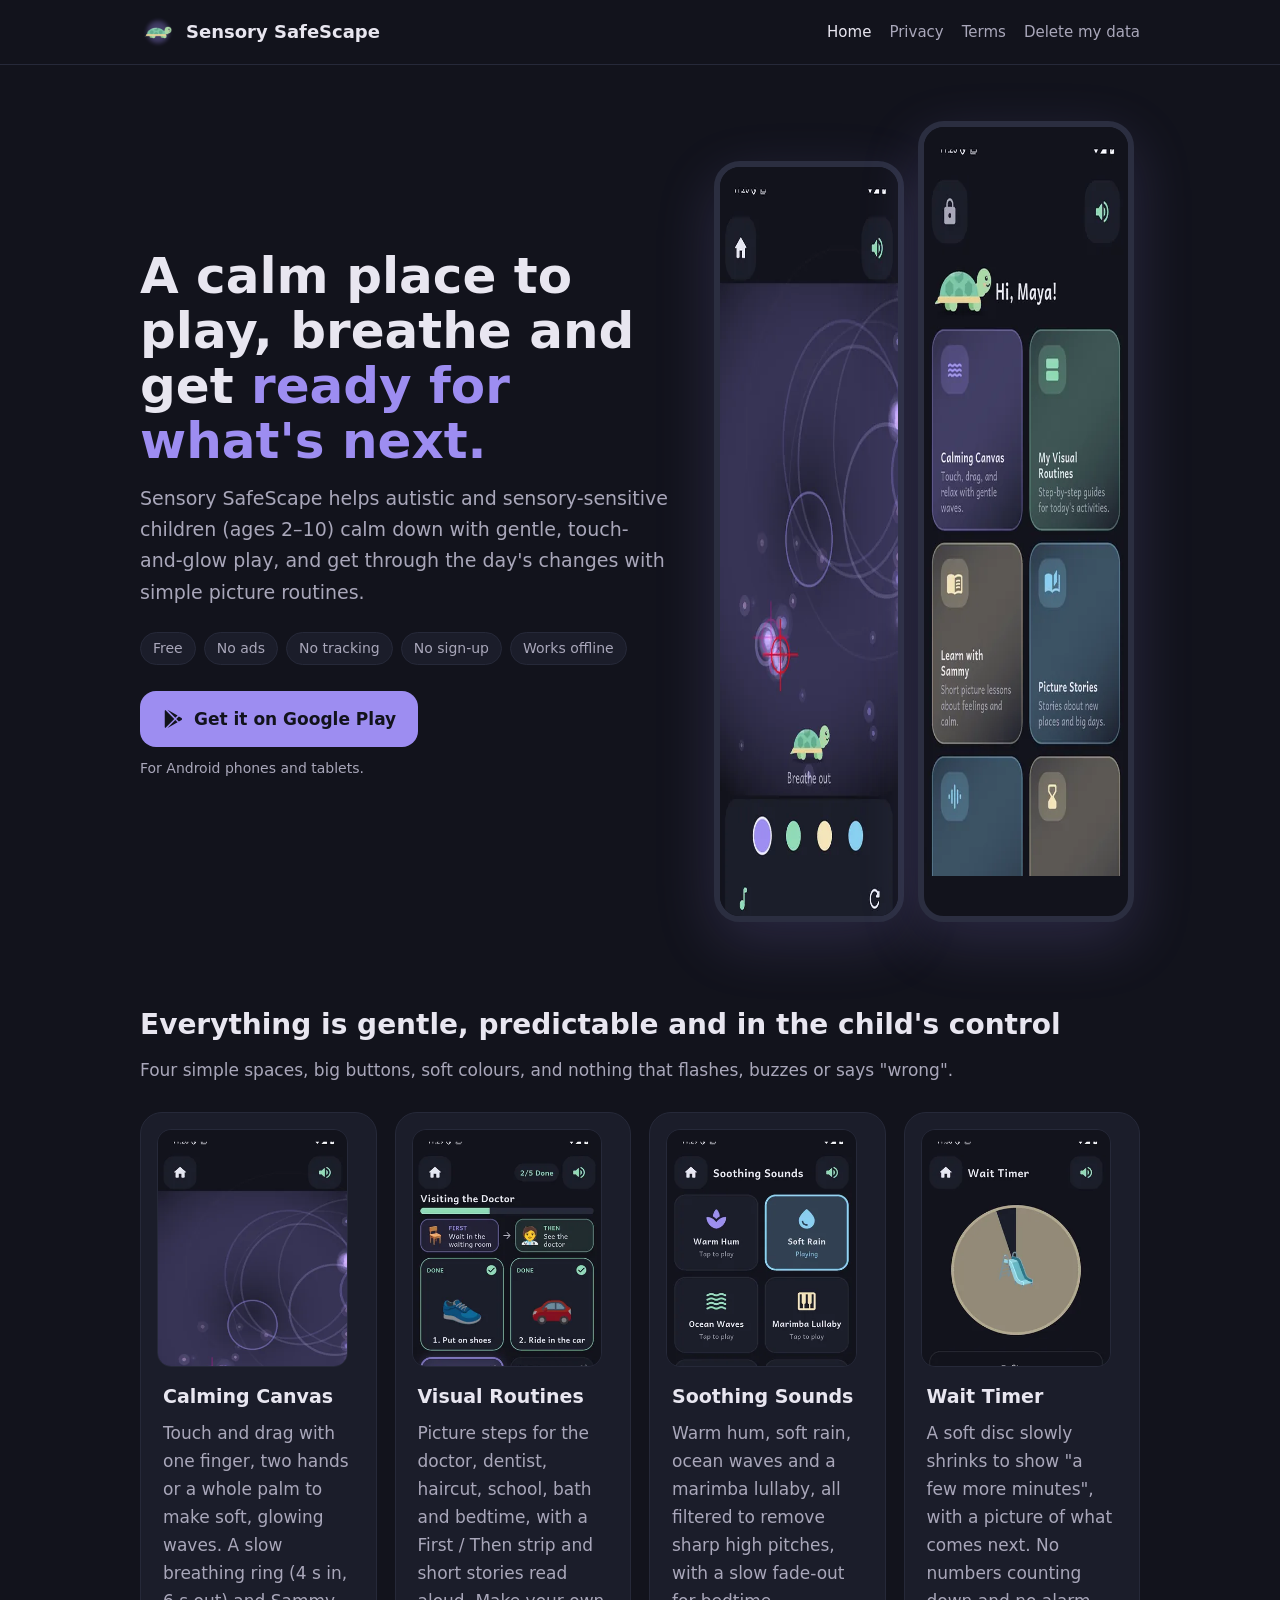
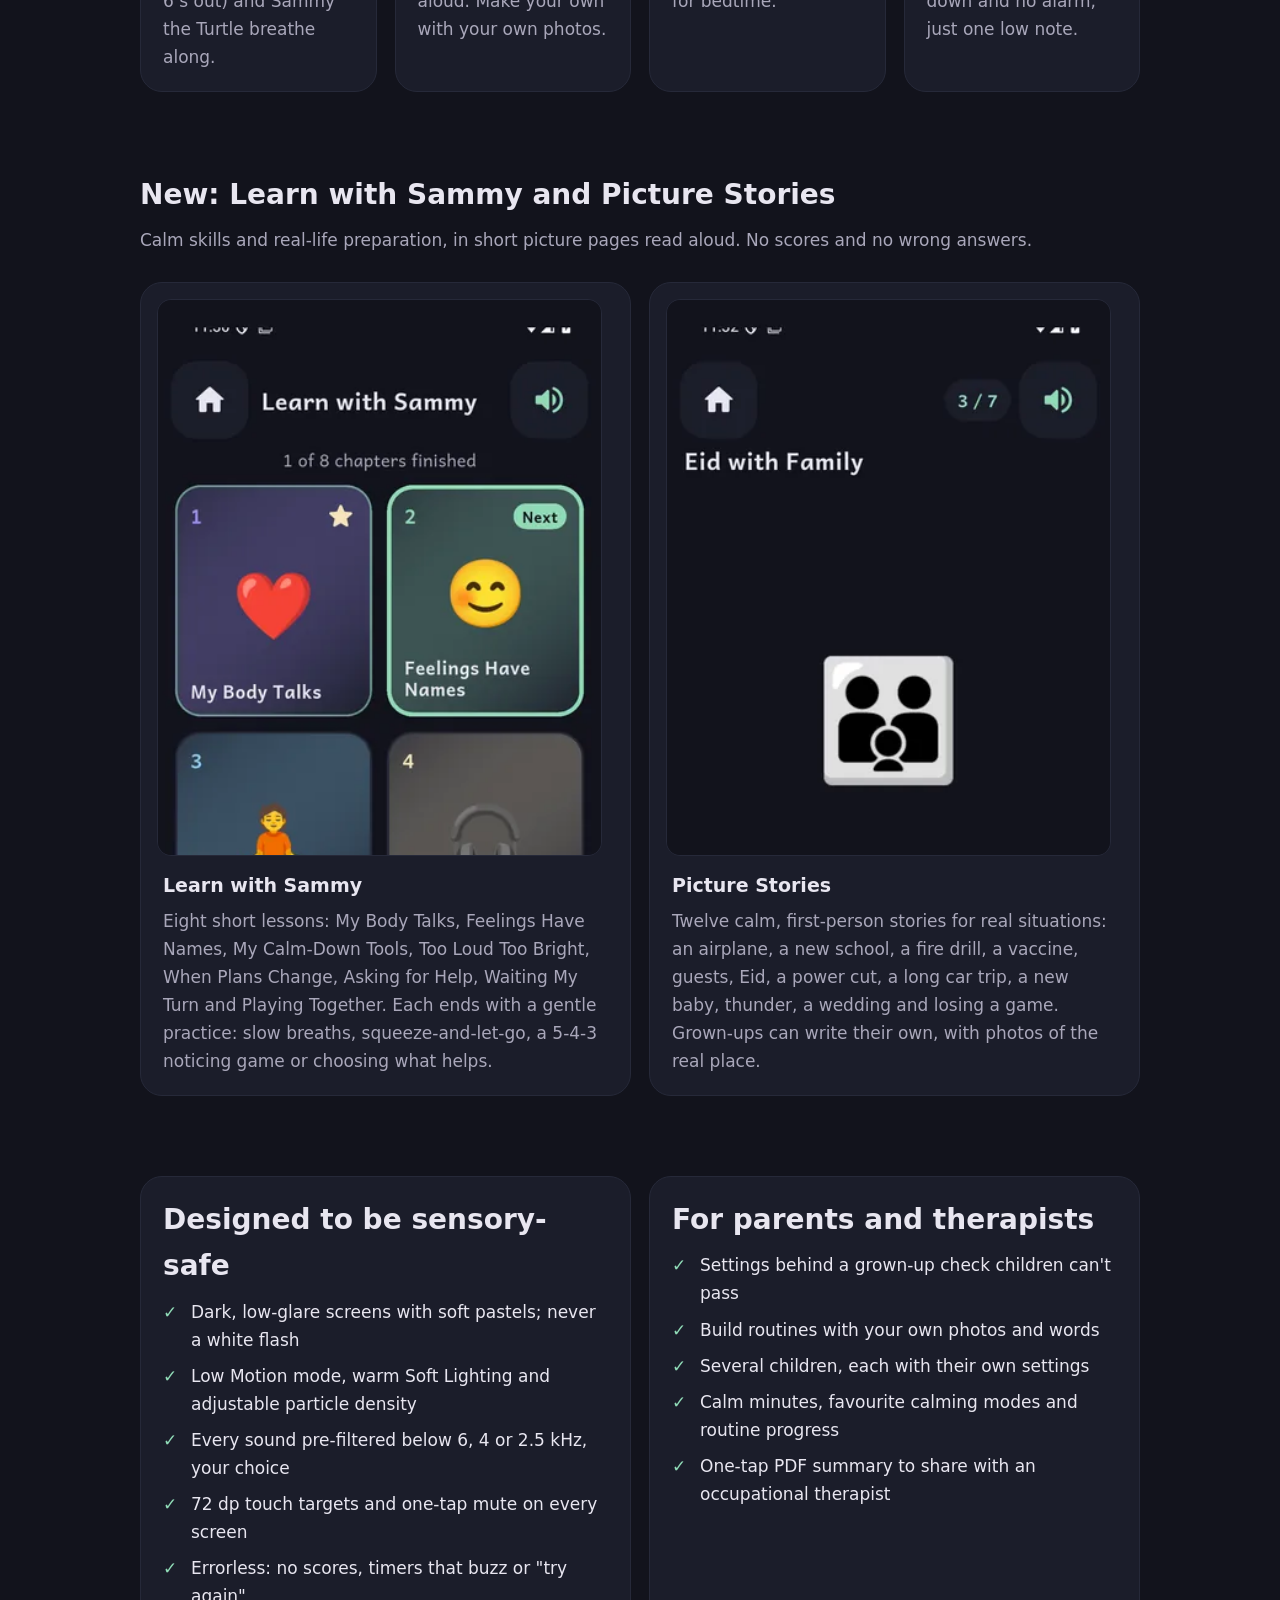
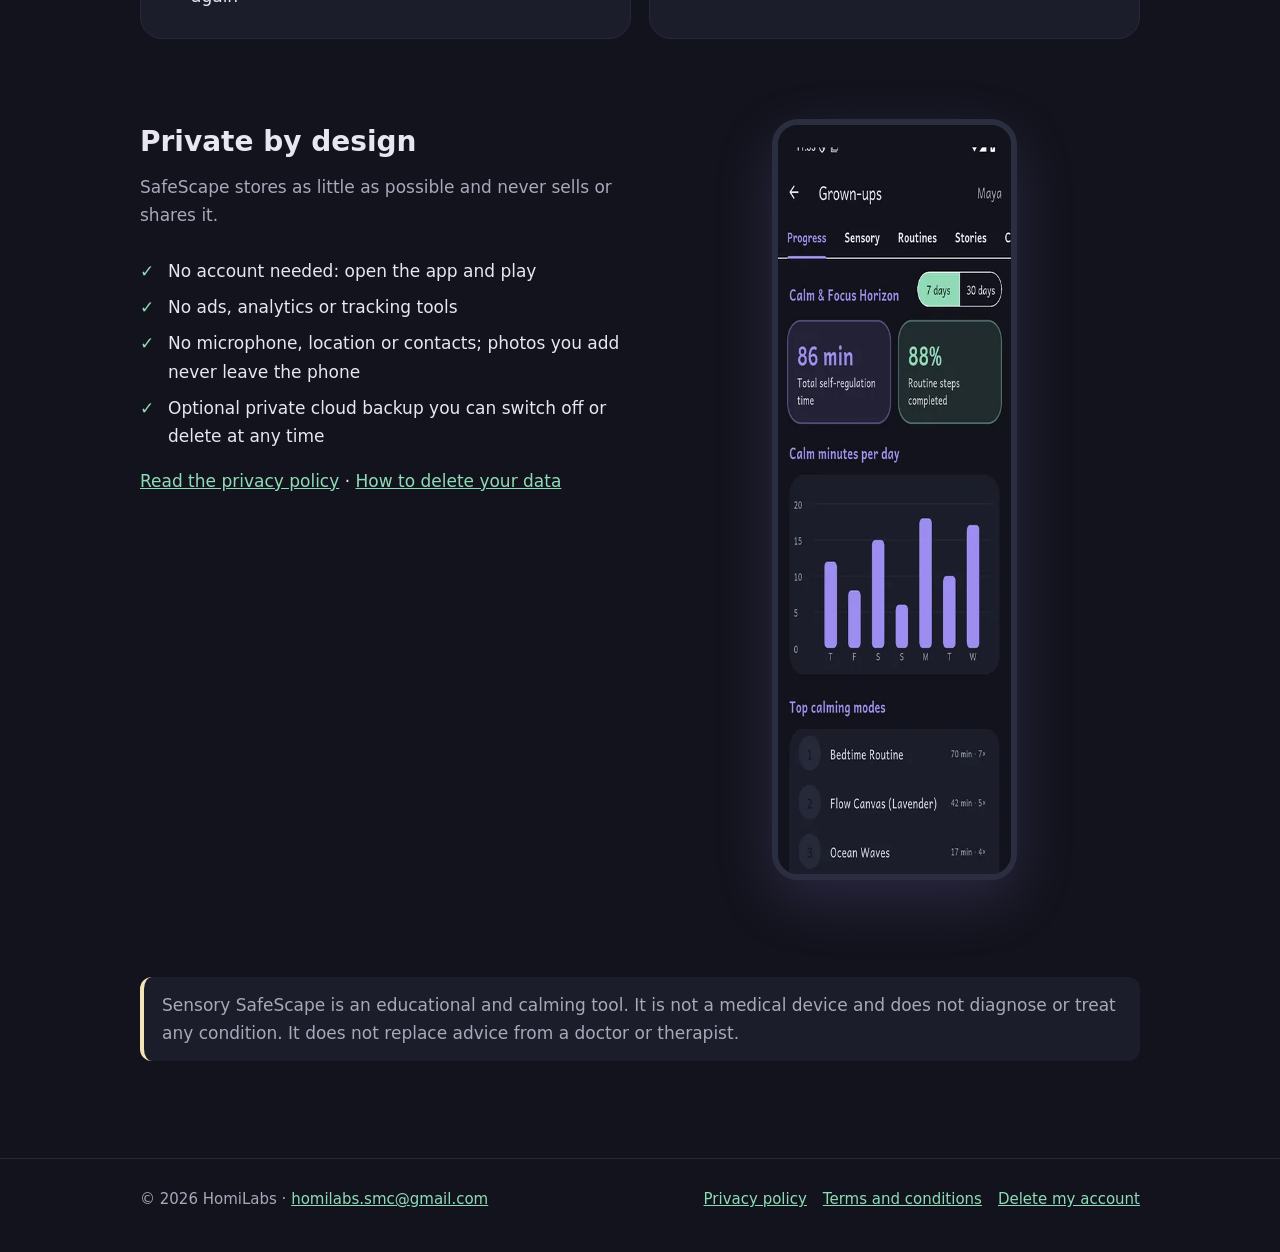
<file: firebase/hosting/index.html>
<!doctype html>
<html lang="en">
<head>
<meta charset="utf-8">
<meta name="viewport" content="width=device-width, initial-scale=1">
<title>Sensory SafeScape: calm sensory play and visual routines for kids</title>
<meta name="description" content="Calm sensory play and picture routines for autistic and sensory-sensitive children aged 2 to 10. Free, no ads, no tracking, no sign-up.">
<link rel="canonical" href="https://safescape.homilabs.org/">
<meta property="og:title" content="Sensory SafeScape: calm sensory play and visual routines for kids">
<meta property="og:description" content="Calm sensory play and picture routines for autistic and sensory-sensitive children aged 2 to 10. Free, no ads, no tracking, no sign-up.">
<meta property="og:image" content="https://safescape.homilabs.org/images/social-card.jpg">
<meta property="og:url" content="https://safescape.homilabs.org/">
<meta name="theme-color" content="#12131C">
<link rel="icon" href="icon.png">
<link rel="stylesheet" href="style.css">
</head>
<body>
<header class="site"><div class="wrap">
  <a class="brand" href="index.html"><img src="icon.png" alt="">Sensory SafeScape</a>
  <nav class="top" aria-label="Site"><a href="index.html" aria-current="page">Home</a><a href="privacy.html">Privacy</a><a href="terms.html">Terms</a><a href="delete-account.html">Delete my data</a></nav>
</div></header>
<main>
<div class="wrap">
  <section class="hero">
    <div>
      <h1>A calm place to play, breathe and get <span>ready for what's next.</span></h1>
      <p class="lead">Sensory SafeScape helps autistic and sensory-sensitive children (ages 2–10) calm down with gentle, touch-and-glow play,
        and get through the day's changes with simple picture routines.</p>
      <ul class="badges"><li>Free</li><li>No ads</li><li>No tracking</li><li>No sign-up</li><li>Works offline</li></ul>
      <a class="cta" href="https://play.google.com/store/apps/details?id=com.homilabs.safescape"><svg viewBox="0 0 24 24" aria-hidden="true"><path fill="currentColor" d="M3.6 2.2 13.4 12l-9.8 9.8c-.4-.2-.6-.6-.6-1.1V3.3c0-.5.2-.9.6-1.1Zm10.9 10.9 2.5 2.5-11 6.3 8.5-8.8Zm3.9-3.9 2.9 1.7c.8.5.8 1.7 0 2.2l-2.9 1.7-2.8-2.8 2.8-2.8ZM6 1.8l11 6.3-2.5 2.5L6 1.8Z"/></svg> Get it on Google Play</a>
      <p class="note">For Android phones and tablets.</p>
    </div>
    <div class="phones">
      <div class="phone small"><img src="images/canvas.webp" alt="Calming Canvas with a breathing ring and Sammy the Turtle" width="360" height="749"></div>
      <div class="phone big"><img src="images/hub.webp" alt="The SafeScape home screen with four large cards" width="360" height="749"></div>
    </div>
  </section>

  <section id="features">
    <h2>Everything is gentle, predictable and in the child's control</h2>
    <p class="sub">Four simple spaces, big buttons, soft colours, and nothing that flashes, buzzes or says "wrong".</p>
    <div class="grid">
      <div class="card"><img class="shot" src="images/canvas.webp" alt="" loading="lazy" width="360" height="749">
        <h3>Calming Canvas</h3><p>Touch and drag with one finger, two hands or a whole palm to make soft, glowing waves. A slow breathing ring (4 s in, 6 s out) and Sammy the Turtle breathe along.</p></div>
      <div class="card"><img class="shot" src="images/routine.webp" alt="" loading="lazy" width="360" height="749">
        <h3>Visual Routines</h3><p>Picture steps for the doctor, dentist, haircut, school, bath and bedtime, with a First / Then strip and short stories read aloud. Make your own with your own photos.</p></div>
      <div class="card"><img class="shot" src="images/sounds.webp" alt="" loading="lazy" width="360" height="749">
        <h3>Soothing Sounds</h3><p>Warm hum, soft rain, ocean waves and a marimba lullaby, all filtered to remove sharp high pitches, with a slow fade-out for bedtime.</p></div>
      <div class="card"><img class="shot" src="images/wait.webp" alt="" loading="lazy" width="360" height="749">
        <h3>Wait Timer</h3><p>A soft disc slowly shrinks to show "a few more minutes", with a picture of what comes next. No numbers counting down and no alarm, just one low note.</p></div>
    </div>
  </section>

  <section id="learn">
    <h2>New: Learn with Sammy and Picture Stories</h2>
    <p class="sub">Calm skills and real-life preparation, in short picture pages read aloud. No scores and no wrong answers.</p>
    <div class="two">
      <div class="card"><img class="shot" src="images/lessons.webp" alt="" loading="lazy" width="360" height="749">
        <h3>Learn with Sammy</h3><p>Eight short lessons: My Body Talks, Feelings Have Names, My Calm-Down Tools, Too Loud Too Bright, When Plans Change, Asking for Help, Waiting My Turn and Playing Together. Each ends with a gentle practice: slow breaths, squeeze-and-let-go, a 5-4-3 noticing game or choosing what helps.</p></div>
      <div class="card"><img class="shot" src="images/story.webp" alt="" loading="lazy" width="360" height="749">
        <h3>Picture Stories</h3><p>Twelve calm, first-person stories for real situations: an airplane, a new school, a fire drill, a vaccine, guests, Eid, a power cut, a long car trip, a new baby, thunder, a wedding and losing a game. Grown-ups can write their own, with photos of the real place.</p></div>
    </div>
  </section>

  <section>
    <div class="two">
      <div class="card">
        <h2>Designed to be sensory-safe</h2>
        <ul class="ticks">
          <li>Dark, low-glare screens with soft pastels; never a white flash</li>
          <li>Low Motion mode, warm Soft Lighting and adjustable particle density</li>
          <li>Every sound pre-filtered below 6, 4 or 2.5 kHz, your choice</li>
          <li>72 dp touch targets and one-tap mute on every screen</li>
          <li>Errorless: no scores, timers that buzz or "try again"</li>
        </ul>
      </div>
      <div class="card">
        <h2>For parents and therapists</h2>
        <ul class="ticks">
          <li>Settings behind a grown-up check children can't pass</li>
          <li>Build routines with your own photos and words</li>
          <li>Several children, each with their own settings</li>
          <li>Calm minutes, favourite calming modes and routine progress</li>
          <li>One-tap PDF summary to share with an occupational therapist</li>
        </ul>
      </div>
    </div>
  </section>

  <section id="privacy">
    <div class="two">
      <div>
        <h2>Private by design</h2>
        <p class="sub">SafeScape stores as little as possible and never sells or shares it.</p>
        <ul class="ticks">
          <li>No account needed: open the app and play</li>
          <li>No ads, analytics or tracking tools</li>
          <li>No microphone, location or contacts; photos you add never leave the phone</li>
          <li>Optional private cloud backup you can switch off or delete at any time</li>
        </ul>
        <p><a href="privacy.html">Read the privacy policy</a> · <a href="delete-account.html">How to delete your data</a></p>
      </div>
      <div class="phones"><div class="phone big"><img src="images/progress.webp" alt="Grown-ups area showing calm minutes per day" loading="lazy" width="360" height="749"></div></div>
    </div>
  </section>

  <section>
    <p class="disclaimer">Sensory SafeScape is an educational and calming tool. It is not a medical device and does not diagnose or treat any condition.
      It does not replace advice from a doctor or therapist.</p>
  </section>
</div>
</main>
<footer class="site"><div class="wrap">
  <span>© 2026 HomiLabs · <a href="mailto:homilabs.smc@gmail.com">homilabs.smc@gmail.com</a></span>
  <nav aria-label="Legal"><a href="privacy.html">Privacy policy</a><a href="terms.html">Terms and conditions</a><a href="delete-account.html">Delete my account</a></nav>
</div></footer>
</body>
</html>
</file>
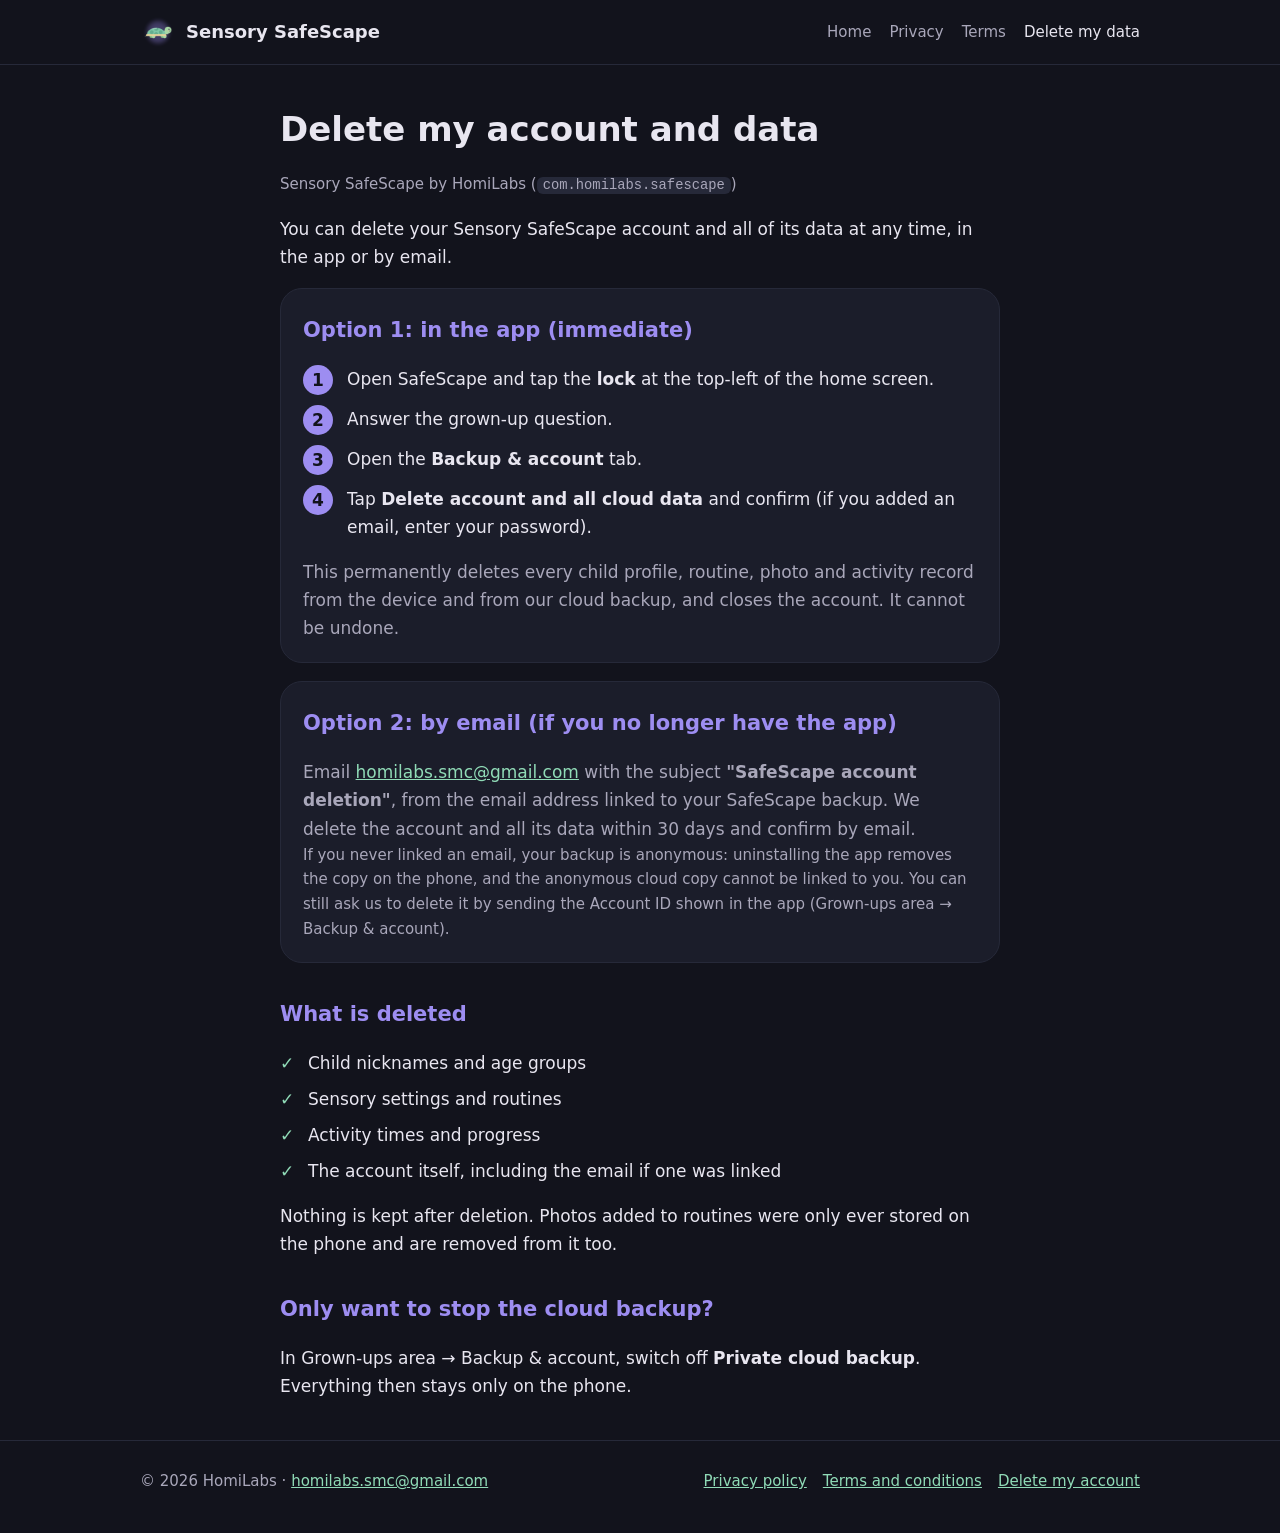
<file: firebase/hosting/delete-account.html>
<!doctype html>
<html lang="en">
<head>
<meta charset="utf-8">
<meta name="viewport" content="width=device-width, initial-scale=1">
<title>Delete my account · Sensory SafeScape</title>
<meta name="description" content="How to delete your Sensory SafeScape account and all of its data, in the app or by email.">
<link rel="canonical" href="https://safescape.homilabs.org/delete-account.html">
<meta property="og:title" content="Delete my account · Sensory SafeScape">
<meta property="og:description" content="How to delete your Sensory SafeScape account and all of its data, in the app or by email.">
<meta property="og:image" content="https://safescape.homilabs.org/images/social-card.jpg">
<meta property="og:url" content="https://safescape.homilabs.org/delete-account.html">
<meta name="theme-color" content="#12131C">
<link rel="icon" href="icon.png">
<link rel="stylesheet" href="style.css">
</head>
<body>
<header class="site"><div class="wrap">
  <a class="brand" href="index.html"><img src="icon.png" alt="">Sensory SafeScape</a>
  <nav class="top" aria-label="Site"><a href="index.html">Home</a><a href="privacy.html">Privacy</a><a href="terms.html">Terms</a><a href="delete-account.html" aria-current="page">Delete my data</a></nav>
</div></header>
<main class="wrap narrow doc">
<h1>Delete my account and data</h1>
<p class="meta">Sensory SafeScape by HomiLabs (<code>com.homilabs.safescape</code>)</p>
<p>You can delete your Sensory SafeScape account and all of its data at any time, in the app or by email.</p>

<div class="card">
<h2 style="margin-top:4px">Option 1: in the app (immediate)</h2>
<ol class="steps">
<li>Open SafeScape and tap the <b>lock</b> at the top-left of the home screen.</li>
<li>Answer the grown-up question.</li>
<li>Open the <b>Backup &amp; account</b> tab.</li>
<li>Tap <b>Delete account and all cloud data</b> and confirm (if you added an email, enter your password).</li>
</ol>
<p>This permanently deletes every child profile, routine, photo and activity record from the device and from our cloud backup, and closes the account. It cannot be undone.</p>
</div>

<div class="card" style="margin-top:18px">
<h2 style="margin-top:4px">Option 2: by email (if you no longer have the app)</h2>
<p>Email <a href="mailto:homilabs.smc@gmail.com?subject=SafeScape%20account%20deletion">homilabs.smc@gmail.com</a> with the subject <b>"SafeScape account deletion"</b>, from the email address linked to your SafeScape backup. We delete the account and all its data within 30 days and confirm by email.</p>
<p class="meta">If you never linked an email, your backup is anonymous: uninstalling the app removes the copy on the phone, and the anonymous cloud copy cannot be linked to you. You can still ask us to delete it by sending the Account ID shown in the app (Grown-ups area → Backup &amp; account).</p>
</div>

<h2>What is deleted</h2>
<ul class="ticks">
<li>Child nicknames and age groups</li>
<li>Sensory settings and routines</li>
<li>Activity times and progress</li>
<li>The account itself, including the email if one was linked</li>
</ul>
<p>Nothing is kept after deletion. Photos added to routines were only ever stored on the phone and are removed from it too.</p>

<h2>Only want to stop the cloud backup?</h2>
<p>In Grown-ups area → Backup &amp; account, switch off <b>Private cloud backup</b>. Everything then stays only on the phone.</p>
</main>
<footer class="site"><div class="wrap">
  <span>© 2026 HomiLabs · <a href="mailto:homilabs.smc@gmail.com">homilabs.smc@gmail.com</a></span>
  <nav aria-label="Legal"><a href="privacy.html">Privacy policy</a><a href="terms.html">Terms and conditions</a><a href="delete-account.html">Delete my account</a></nav>
</div></footer>
</body>
</html>
</file>
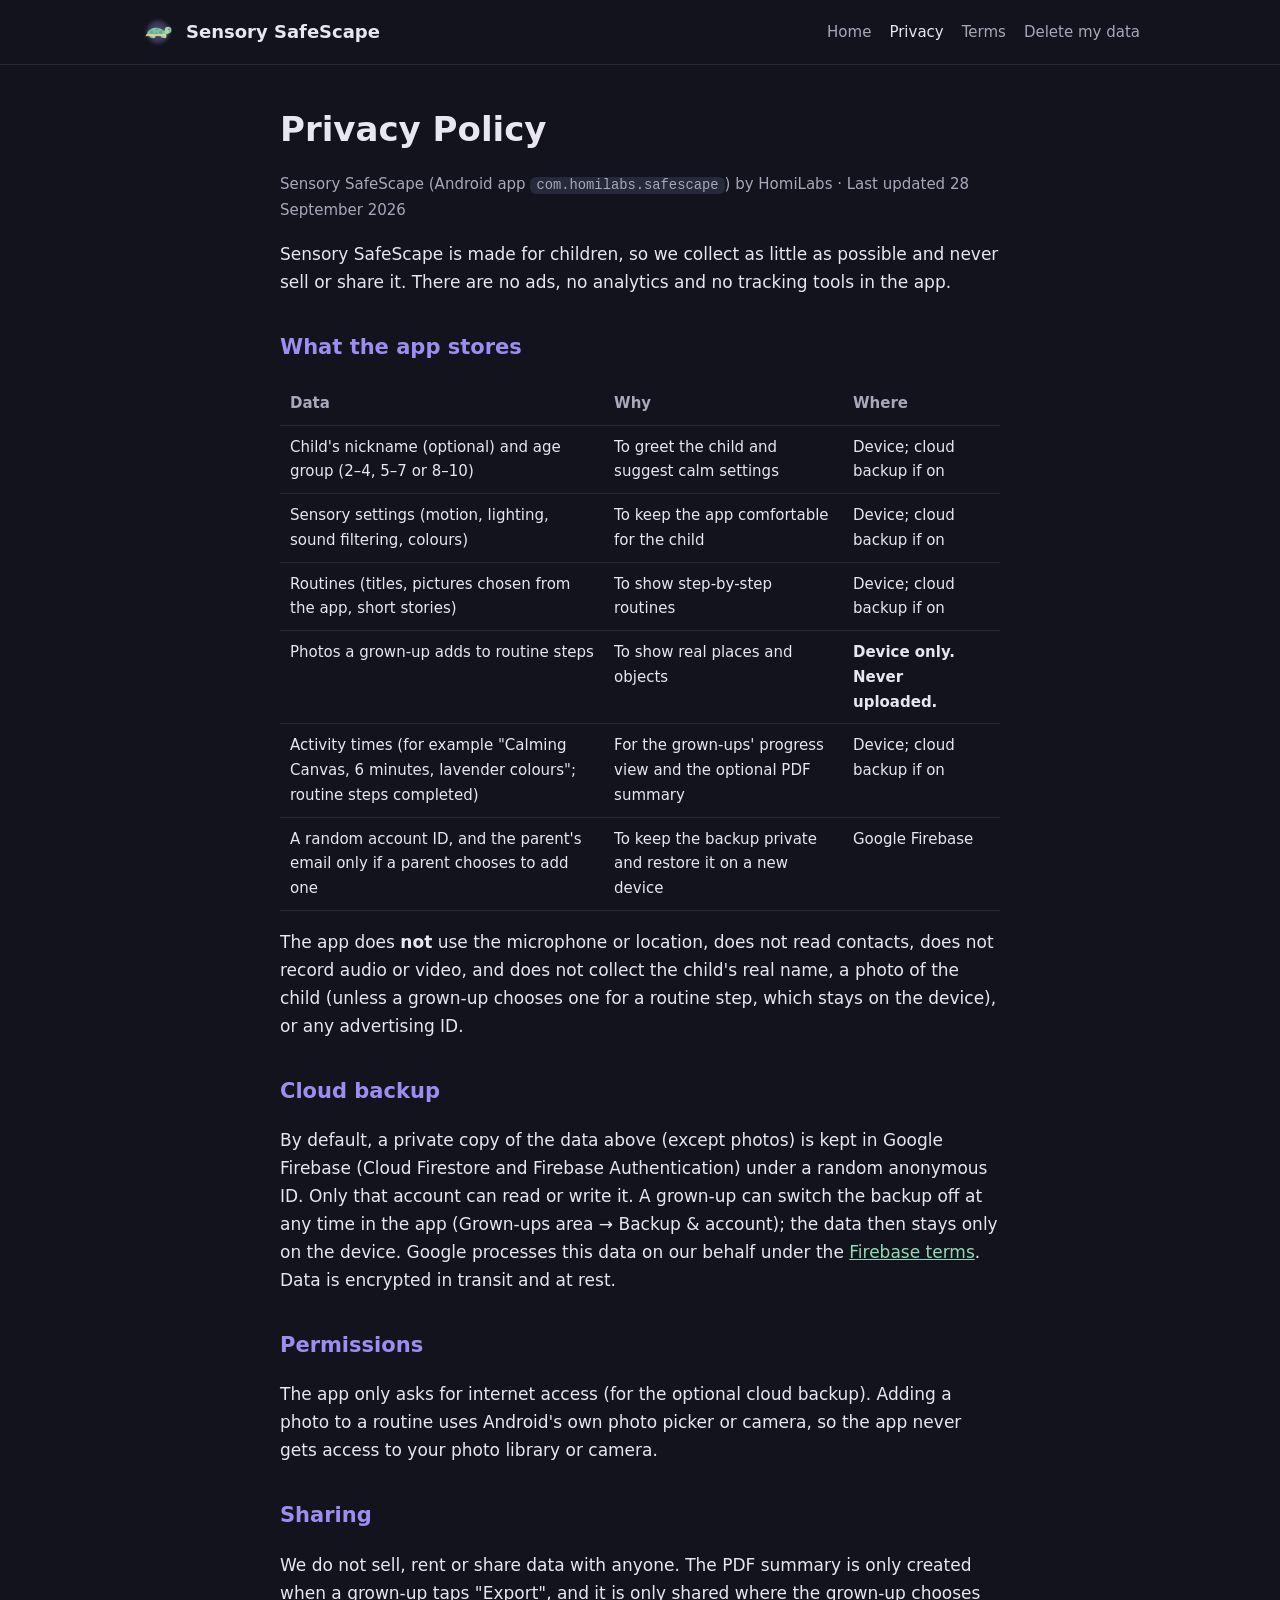
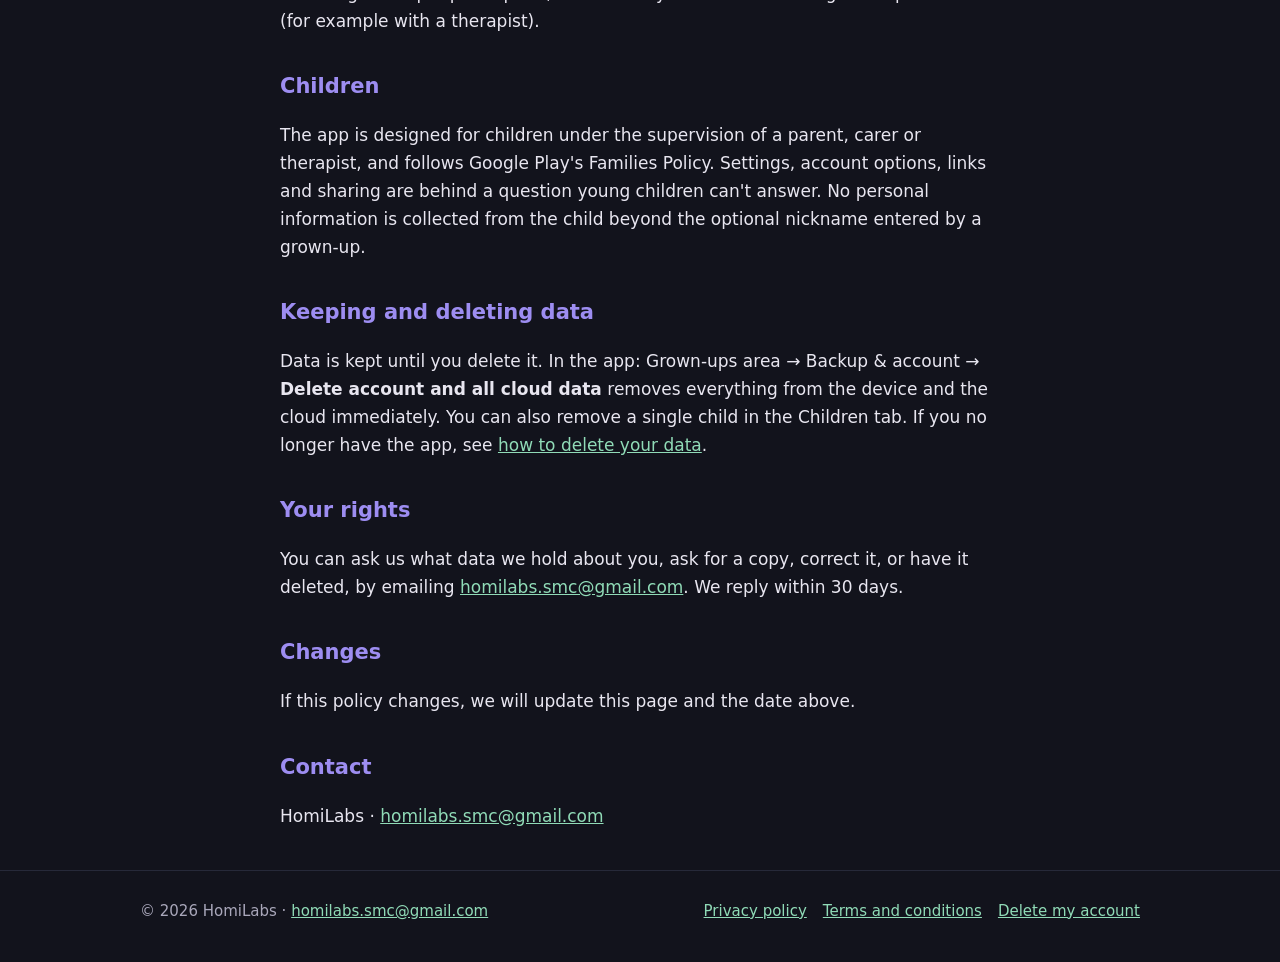
<file: firebase/hosting/privacy.html>
<!doctype html>
<html lang="en">
<head>
<meta charset="utf-8">
<meta name="viewport" content="width=device-width, initial-scale=1">
<title>Privacy Policy · Sensory SafeScape</title>
<meta name="description" content="How Sensory SafeScape handles data: minimal, never sold or shared, photos stay on the device.">
<link rel="canonical" href="https://safescape.homilabs.org/privacy.html">
<meta property="og:title" content="Privacy Policy · Sensory SafeScape">
<meta property="og:description" content="How Sensory SafeScape handles data: minimal, never sold or shared, photos stay on the device.">
<meta property="og:image" content="https://safescape.homilabs.org/images/social-card.jpg">
<meta property="og:url" content="https://safescape.homilabs.org/privacy.html">
<meta name="theme-color" content="#12131C">
<link rel="icon" href="icon.png">
<link rel="stylesheet" href="style.css">
</head>
<body>
<header class="site"><div class="wrap">
  <a class="brand" href="index.html"><img src="icon.png" alt="">Sensory SafeScape</a>
  <nav class="top" aria-label="Site"><a href="index.html">Home</a><a href="privacy.html" aria-current="page">Privacy</a><a href="terms.html">Terms</a><a href="delete-account.html">Delete my data</a></nav>
</div></header>
<main class="wrap narrow doc">
<h1>Privacy Policy</h1>
<p class="meta">Sensory SafeScape (Android app <code>com.homilabs.safescape</code>) by HomiLabs · Last updated 28 September 2026</p>

<p>Sensory SafeScape is made for children, so we collect as little as possible and never sell or share it. There are no ads, no analytics and no tracking tools in the app.</p>

<h2>What the app stores</h2>
<div class="table-scroll"><table>
<tr><th>Data</th><th>Why</th><th>Where</th></tr>
<tr><td>Child's nickname (optional) and age group (2–4, 5–7 or 8–10)</td><td>To greet the child and suggest calm settings</td><td>Device; cloud backup if on</td></tr>
<tr><td>Sensory settings (motion, lighting, sound filtering, colours)</td><td>To keep the app comfortable for the child</td><td>Device; cloud backup if on</td></tr>
<tr><td>Routines (titles, pictures chosen from the app, short stories)</td><td>To show step-by-step routines</td><td>Device; cloud backup if on</td></tr>
<tr><td>Photos a grown-up adds to routine steps</td><td>To show real places and objects</td><td><b>Device only. Never uploaded.</b></td></tr>
<tr><td>Activity times (for example "Calming Canvas, 6 minutes, lavender colours"; routine steps completed)</td><td>For the grown-ups' progress view and the optional PDF summary</td><td>Device; cloud backup if on</td></tr>
<tr><td>A random account ID, and the parent's email only if a parent chooses to add one</td><td>To keep the backup private and restore it on a new device</td><td>Google Firebase</td></tr>
</table></div>
<p>The app does <b>not</b> use the microphone or location, does not read contacts, does not record audio or video, and does not collect the child's real name, a photo of the child (unless a grown-up chooses one for a routine step, which stays on the device), or any advertising ID.</p>

<h2>Cloud backup</h2>
<p>By default, a private copy of the data above (except photos) is kept in Google Firebase (Cloud Firestore and Firebase Authentication) under a random anonymous ID. Only that account can read or write it. A grown-up can switch the backup off at any time in the app (Grown-ups area → Backup &amp; account); the data then stays only on the device. Google processes this data on our behalf under the <a href="https://firebase.google.com/support/privacy">Firebase terms</a>. Data is encrypted in transit and at rest.</p>

<h2>Permissions</h2>
<p>The app only asks for internet access (for the optional cloud backup). Adding a photo to a routine uses Android's own photo picker or camera, so the app never gets access to your photo library or camera.</p>

<h2>Sharing</h2>
<p>We do not sell, rent or share data with anyone. The PDF summary is only created when a grown-up taps "Export", and it is only shared where the grown-up chooses (for example with a therapist).</p>

<h2>Children</h2>
<p>The app is designed for children under the supervision of a parent, carer or therapist, and follows Google Play's Families Policy. Settings, account options, links and sharing are behind a question young children can't answer. No personal information is collected from the child beyond the optional nickname entered by a grown-up.</p>

<h2>Keeping and deleting data</h2>
<p>Data is kept until you delete it. In the app: Grown-ups area → Backup &amp; account → <b>Delete account and all cloud data</b> removes everything from the device and the cloud immediately. You can also remove a single child in the Children tab. If you no longer have the app, see <a href="delete-account.html">how to delete your data</a>.</p>

<h2>Your rights</h2>
<p>You can ask us what data we hold about you, ask for a copy, correct it, or have it deleted, by emailing <a href="mailto:homilabs.smc@gmail.com">homilabs.smc@gmail.com</a>. We reply within 30 days.</p>

<h2>Changes</h2>
<p>If this policy changes, we will update this page and the date above.</p>

<h2>Contact</h2>
<p>HomiLabs · <a href="mailto:homilabs.smc@gmail.com">homilabs.smc@gmail.com</a></p>
</main>
<footer class="site"><div class="wrap">
  <span>© 2026 HomiLabs · <a href="mailto:homilabs.smc@gmail.com">homilabs.smc@gmail.com</a></span>
  <nav aria-label="Legal"><a href="privacy.html">Privacy policy</a><a href="terms.html">Terms and conditions</a><a href="delete-account.html">Delete my account</a></nav>
</div></footer>
</body>
</html>
</file>
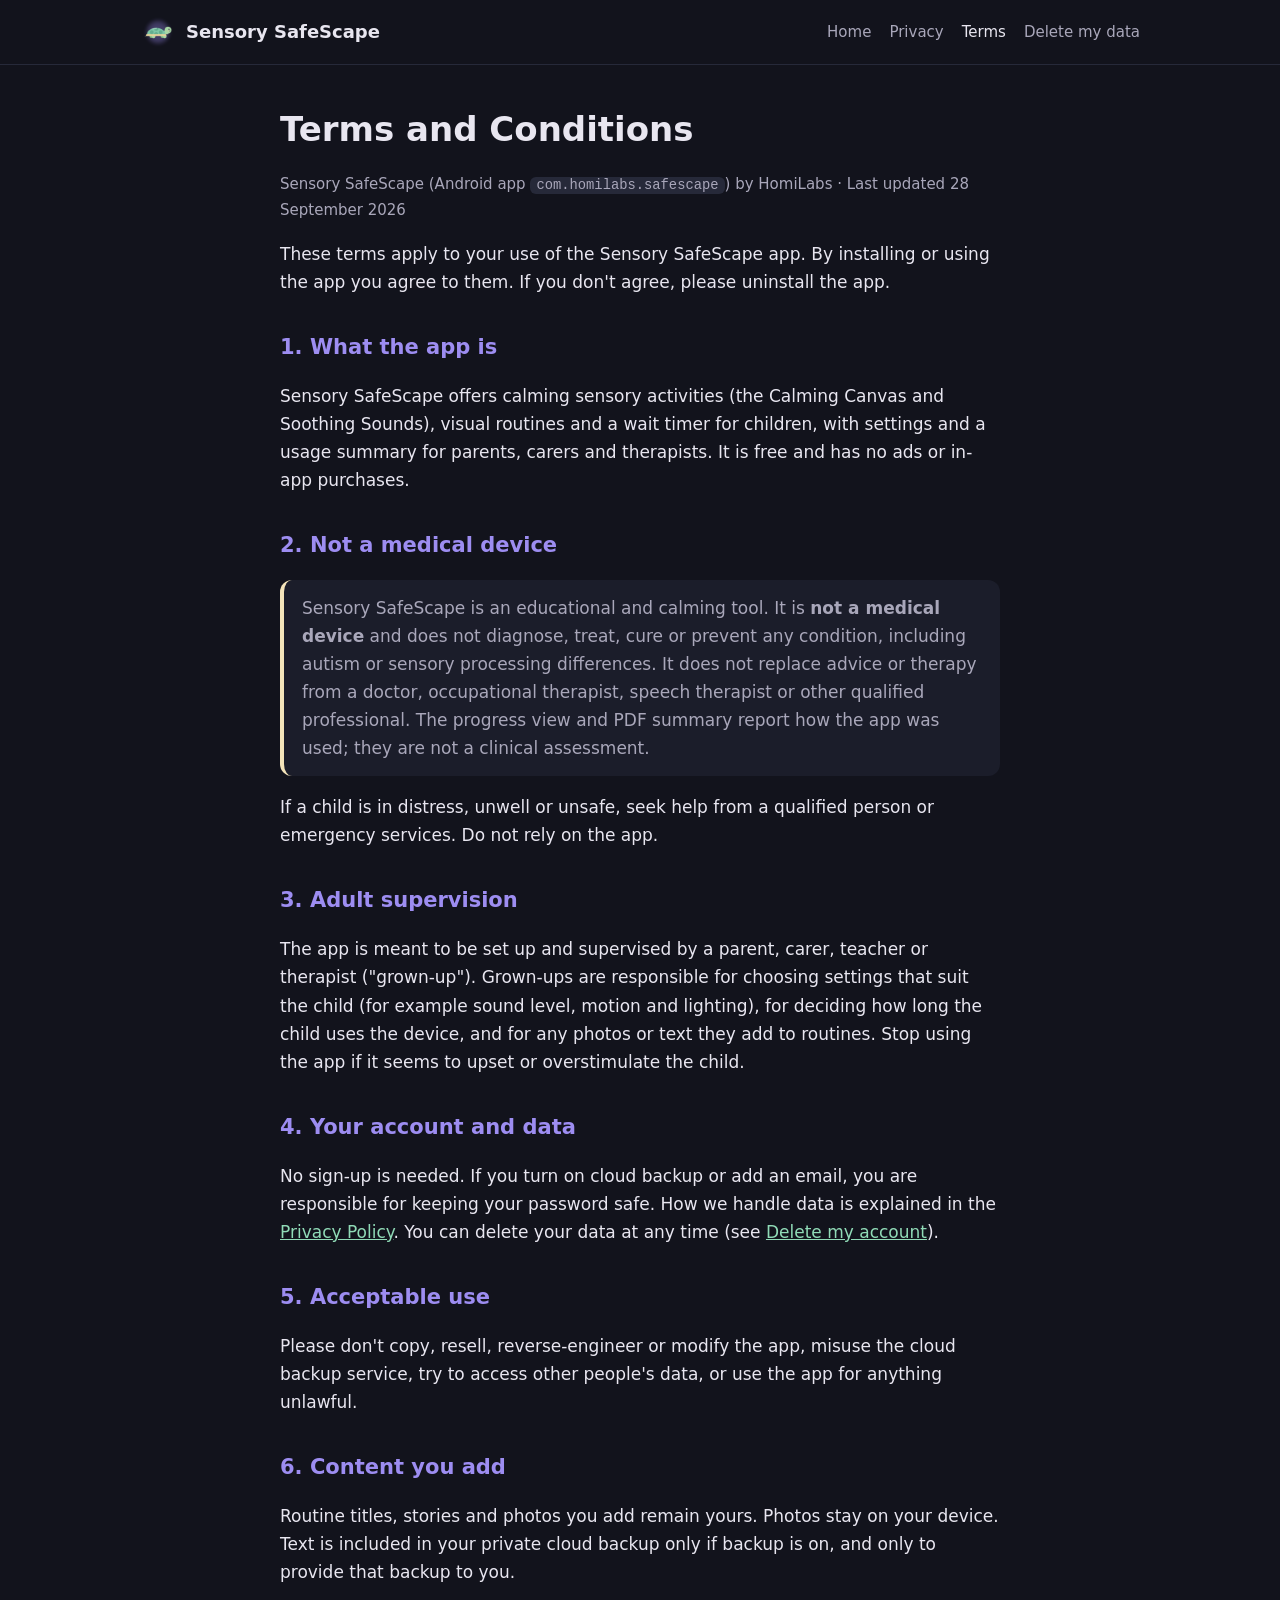
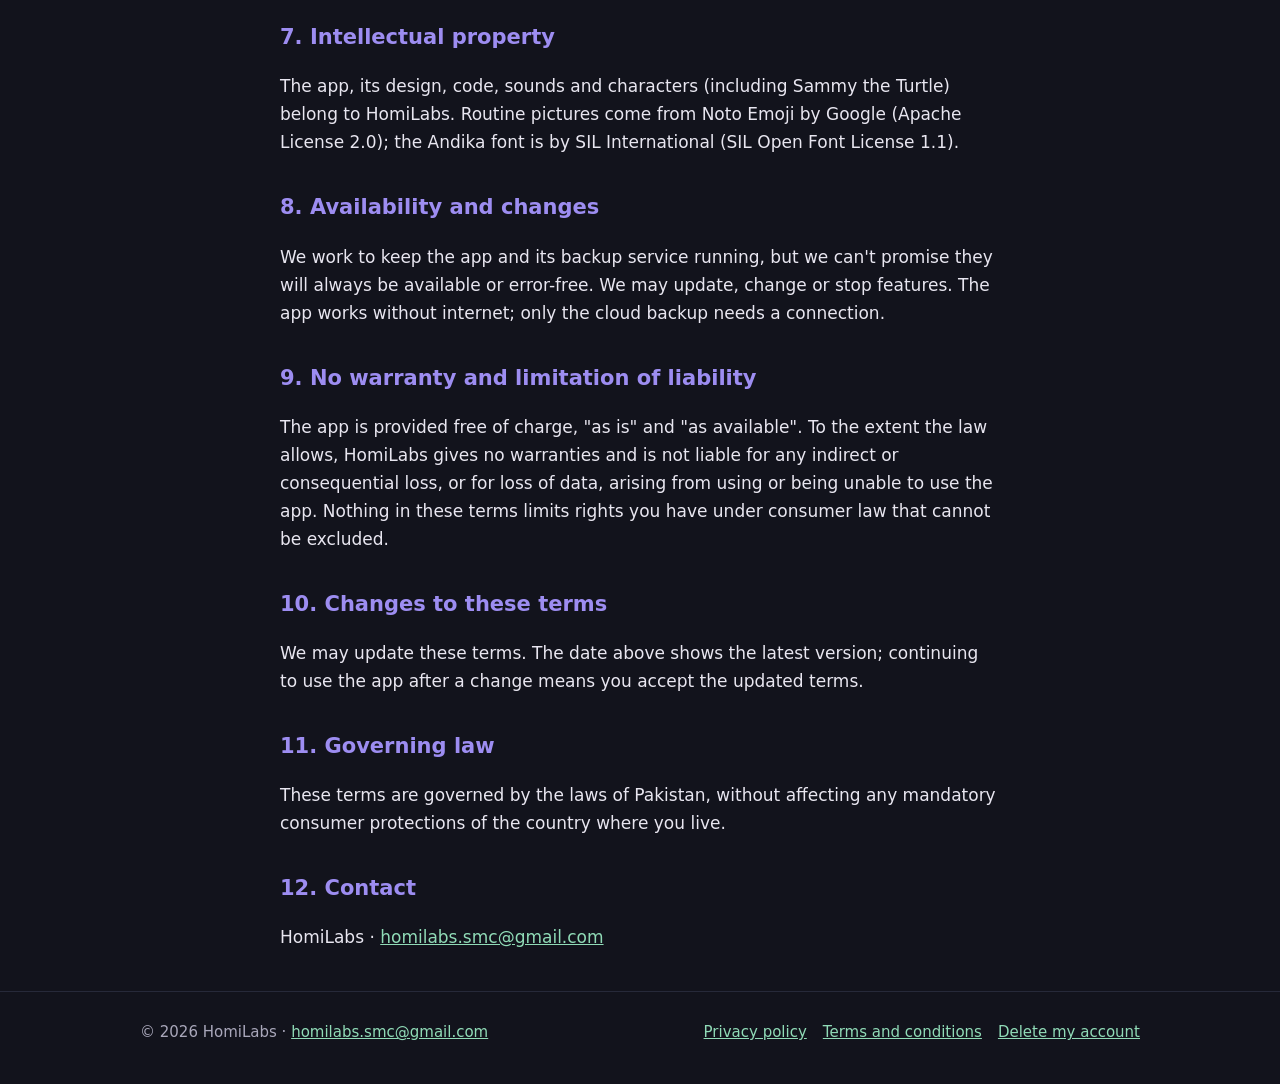
<file: firebase/hosting/terms.html>
<!doctype html>
<html lang="en">
<head>
<meta charset="utf-8">
<meta name="viewport" content="width=device-width, initial-scale=1">
<title>Terms and Conditions · Sensory SafeScape</title>
<meta name="description" content="Terms and conditions for using the Sensory SafeScape app.">
<link rel="canonical" href="https://safescape.homilabs.org/terms.html">
<meta property="og:title" content="Terms and Conditions · Sensory SafeScape">
<meta property="og:description" content="Terms and conditions for using the Sensory SafeScape app.">
<meta property="og:image" content="https://safescape.homilabs.org/images/social-card.jpg">
<meta property="og:url" content="https://safescape.homilabs.org/terms.html">
<meta name="theme-color" content="#12131C">
<link rel="icon" href="icon.png">
<link rel="stylesheet" href="style.css">
</head>
<body>
<header class="site"><div class="wrap">
  <a class="brand" href="index.html"><img src="icon.png" alt="">Sensory SafeScape</a>
  <nav class="top" aria-label="Site"><a href="index.html">Home</a><a href="privacy.html">Privacy</a><a href="terms.html" aria-current="page">Terms</a><a href="delete-account.html">Delete my data</a></nav>
</div></header>
<main class="wrap narrow doc">
<h1>Terms and Conditions</h1>
<p class="meta">Sensory SafeScape (Android app <code>com.homilabs.safescape</code>) by HomiLabs · Last updated 28 September 2026</p>

<p>These terms apply to your use of the Sensory SafeScape app. By installing or using the app you agree to them. If you don't agree, please uninstall the app.</p>

<h2>1. What the app is</h2>
<p>Sensory SafeScape offers calming sensory activities (the Calming Canvas and Soothing Sounds), visual routines and a wait timer for children, with settings and a usage summary for parents, carers and therapists. It is free and has no ads or in-app purchases.</p>

<h2>2. Not a medical device</h2>
<p class="disclaimer">Sensory SafeScape is an educational and calming tool. It is <b>not a medical device</b> and does not diagnose, treat, cure or prevent any condition, including autism or sensory processing differences. It does not replace advice or therapy from a doctor, occupational therapist, speech therapist or other qualified professional. The progress view and PDF summary report how the app was used; they are not a clinical assessment.</p>
<p>If a child is in distress, unwell or unsafe, seek help from a qualified person or emergency services. Do not rely on the app.</p>

<h2>3. Adult supervision</h2>
<p>The app is meant to be set up and supervised by a parent, carer, teacher or therapist ("grown-up"). Grown-ups are responsible for choosing settings that suit the child (for example sound level, motion and lighting), for deciding how long the child uses the device, and for any photos or text they add to routines. Stop using the app if it seems to upset or overstimulate the child.</p>

<h2>4. Your account and data</h2>
<p>No sign-up is needed. If you turn on cloud backup or add an email, you are responsible for keeping your password safe. How we handle data is explained in the <a href="privacy.html">Privacy Policy</a>. You can delete your data at any time (see <a href="delete-account.html">Delete my account</a>).</p>

<h2>5. Acceptable use</h2>
<p>Please don't copy, resell, reverse-engineer or modify the app, misuse the cloud backup service, try to access other people's data, or use the app for anything unlawful.</p>

<h2>6. Content you add</h2>
<p>Routine titles, stories and photos you add remain yours. Photos stay on your device. Text is included in your private cloud backup only if backup is on, and only to provide that backup to you.</p>

<h2>7. Intellectual property</h2>
<p>The app, its design, code, sounds and characters (including Sammy the Turtle) belong to HomiLabs. Routine pictures come from Noto Emoji by Google (Apache License 2.0); the Andika font is by SIL International (SIL Open Font License 1.1).</p>

<h2>8. Availability and changes</h2>
<p>We work to keep the app and its backup service running, but we can't promise they will always be available or error-free. We may update, change or stop features. The app works without internet; only the cloud backup needs a connection.</p>

<h2>9. No warranty and limitation of liability</h2>
<p>The app is provided free of charge, "as is" and "as available". To the extent the law allows, HomiLabs gives no warranties and is not liable for any indirect or consequential loss, or for loss of data, arising from using or being unable to use the app. Nothing in these terms limits rights you have under consumer law that cannot be excluded.</p>

<h2>10. Changes to these terms</h2>
<p>We may update these terms. The date above shows the latest version; continuing to use the app after a change means you accept the updated terms.</p>

<h2>11. Governing law</h2>
<p>These terms are governed by the laws of Pakistan, without affecting any mandatory consumer protections of the country where you live.</p>

<h2>12. Contact</h2>
<p>HomiLabs · <a href="mailto:homilabs.smc@gmail.com">homilabs.smc@gmail.com</a></p>
</main>
<footer class="site"><div class="wrap">
  <span>© 2026 HomiLabs · <a href="mailto:homilabs.smc@gmail.com">homilabs.smc@gmail.com</a></span>
  <nav aria-label="Legal"><a href="privacy.html">Privacy policy</a><a href="terms.html">Terms and conditions</a><a href="delete-account.html">Delete my account</a></nav>
</div></footer>
</body>
</html>
</file>
<file: firebase/hosting/style.css>
:root {
  --bg: #12131C; --card: #1B1D2A; --raise: #262939; --text: #E8E6F0; --dim: #A9A7BA;
  --lav: #9D8DF1; --mint: #90DBB7; --sand: #F4E4BA; --blue: #89CFF0;
}
* { box-sizing: border-box; }
html { scroll-behavior: smooth; }
body { margin: 0; background: var(--bg); color: var(--text);
  font: 17px/1.65 system-ui, -apple-system, "Segoe UI", Roboto, "Noto Sans", sans-serif; }
a { color: var(--mint); }
a:hover { color: var(--sand); }
img { max-width: 100%; display: block; }
.wrap { max-width: 1040px; margin: 0 auto; padding: 0 20px; }
.narrow { max-width: 760px; }
header.site { border-bottom: 1px solid var(--raise); }
header.site .wrap { display: flex; align-items: center; gap: 12px; min-height: 64px; flex-wrap: wrap; }
.brand { display: flex; align-items: center; gap: 10px; color: var(--text); text-decoration: none; font-weight: 700; font-size: 18px; }
.brand img { width: 36px; height: 36px; border-radius: 10px; }
nav.top { margin-left: auto; display: flex; gap: 18px; flex-wrap: wrap; font-size: 15px; }
nav.top a { color: var(--dim); text-decoration: none; }
nav.top a:hover, nav.top a[aria-current] { color: var(--text); }
.hero { display: grid; grid-template-columns: 1.1fr .9fr; gap: 40px; align-items: center; padding: 56px 0 40px; }
.hero h1 { font-size: clamp(34px, 5vw, 50px); line-height: 1.1; margin: 0 0 14px; }
.hero h1 span { color: var(--lav); }
.lead { font-size: 19px; color: var(--dim); margin: 0 0 24px; }
.badges { display: flex; flex-wrap: wrap; gap: 8px; margin: 0 0 26px; padding: 0; list-style: none; }
.badges li { background: var(--card); border: 1px solid var(--raise); border-radius: 999px; padding: 4px 12px; font-size: 14px; color: var(--dim); }
.cta { display: inline-flex; align-items: center; gap: 10px; background: var(--lav); color: var(--bg); font-weight: 700;
  text-decoration: none; padding: 14px 22px; border-radius: 16px; }
.cta:hover { color: var(--bg); background: #b1a4f5; }
.cta svg { width: 22px; height: 22px; }
.note { font-size: 14px; color: var(--dim); margin-top: 10px; }
.phones { display: flex; justify-content: center; gap: 14px; }
.phone { border-radius: 26px; overflow: hidden; border: 6px solid #2b2e40; box-shadow: 0 20px 60px rgba(157,141,241,.18); background: var(--bg); }
.phone.small { width: 44%; margin-top: 40px; } .phone.big { width: 50%; }
section { padding: 40px 0; }
section h2 { font-size: 28px; margin: 0 0 8px; }
.sub { color: var(--dim); margin: 0 0 28px; }
.grid { display: grid; grid-template-columns: repeat(4, 1fr); gap: 18px; }
@media (max-width: 960px) { .grid { grid-template-columns: repeat(2, 1fr); } }
@media (max-width: 540px) { .grid { grid-template-columns: 1fr; } }
.card { background: var(--card); border: 1px solid var(--raise); border-radius: 22px; padding: 20px 22px; }
.card h3 { margin: 6px 0 6px; font-size: 19px; }
.card p { margin: 0; color: var(--dim); }
.card .shot { border-radius: 14px; margin: -4px -6px 14px; border: 1px solid var(--raise); width: calc(100% + 12px);
  height: auto; aspect-ratio: 4 / 5; object-fit: cover; object-position: top; }
.dot { width: 12px; height: 12px; border-radius: 50%; display: inline-block; }
.two { display: grid; grid-template-columns: 1fr 1fr; gap: 18px; }
ul.ticks { list-style: none; padding: 0; margin: 0; }
ul.ticks li { padding-left: 28px; position: relative; margin: 8px 0; }
ul.ticks li::before { content: "✓"; position: absolute; left: 0; color: var(--mint); font-weight: 700; }
.disclaimer { border-left: 4px solid var(--sand); background: var(--card); border-radius: 12px; padding: 14px 18px; color: var(--dim); }
footer.site { border-top: 1px solid var(--raise); margin-top: 40px; padding: 28px 0 40px; color: var(--dim); font-size: 15px; }
footer.site .wrap { display: flex; flex-wrap: wrap; gap: 10px 24px; align-items: center; }
footer.site nav { display: flex; flex-wrap: wrap; gap: 16px; margin-left: auto; }
/* Legal pages */
.doc h1 { font-size: 34px; margin: 36px 0 4px; }
.doc h2 { color: var(--lav); font-size: 21px; margin-top: 34px; }
.doc .meta { color: var(--dim); font-size: 15px; }
.doc table { border-collapse: collapse; width: 100%; font-size: 15px; }
.doc th, .doc td { text-align: left; padding: 9px 10px; border-bottom: 1px solid var(--raise); vertical-align: top; }
.doc th { color: var(--dim); font-weight: 600; }
.table-scroll { overflow-x: auto; }
.steps { counter-reset: s; list-style: none; padding: 0; }
.steps li { counter-increment: s; padding-left: 44px; position: relative; margin: 12px 0; }
.steps li::before { content: counter(s); position: absolute; left: 0; top: 0; width: 30px; height: 30px; border-radius: 50%;
  background: var(--lav); color: var(--bg); font-weight: 700; display: grid; place-items: center; }
code { background: var(--raise); padding: 1px 6px; border-radius: 6px; font-size: .92em; }
@media (max-width: 760px) {
  .hero { grid-template-columns: 1fr; padding-top: 32px; gap: 28px; }
  .two { grid-template-columns: 1fr; }
  nav.top { margin-left: 0; width: 100%; padding-bottom: 10px; }
  footer.site nav { margin-left: 0; }
}
</file>
